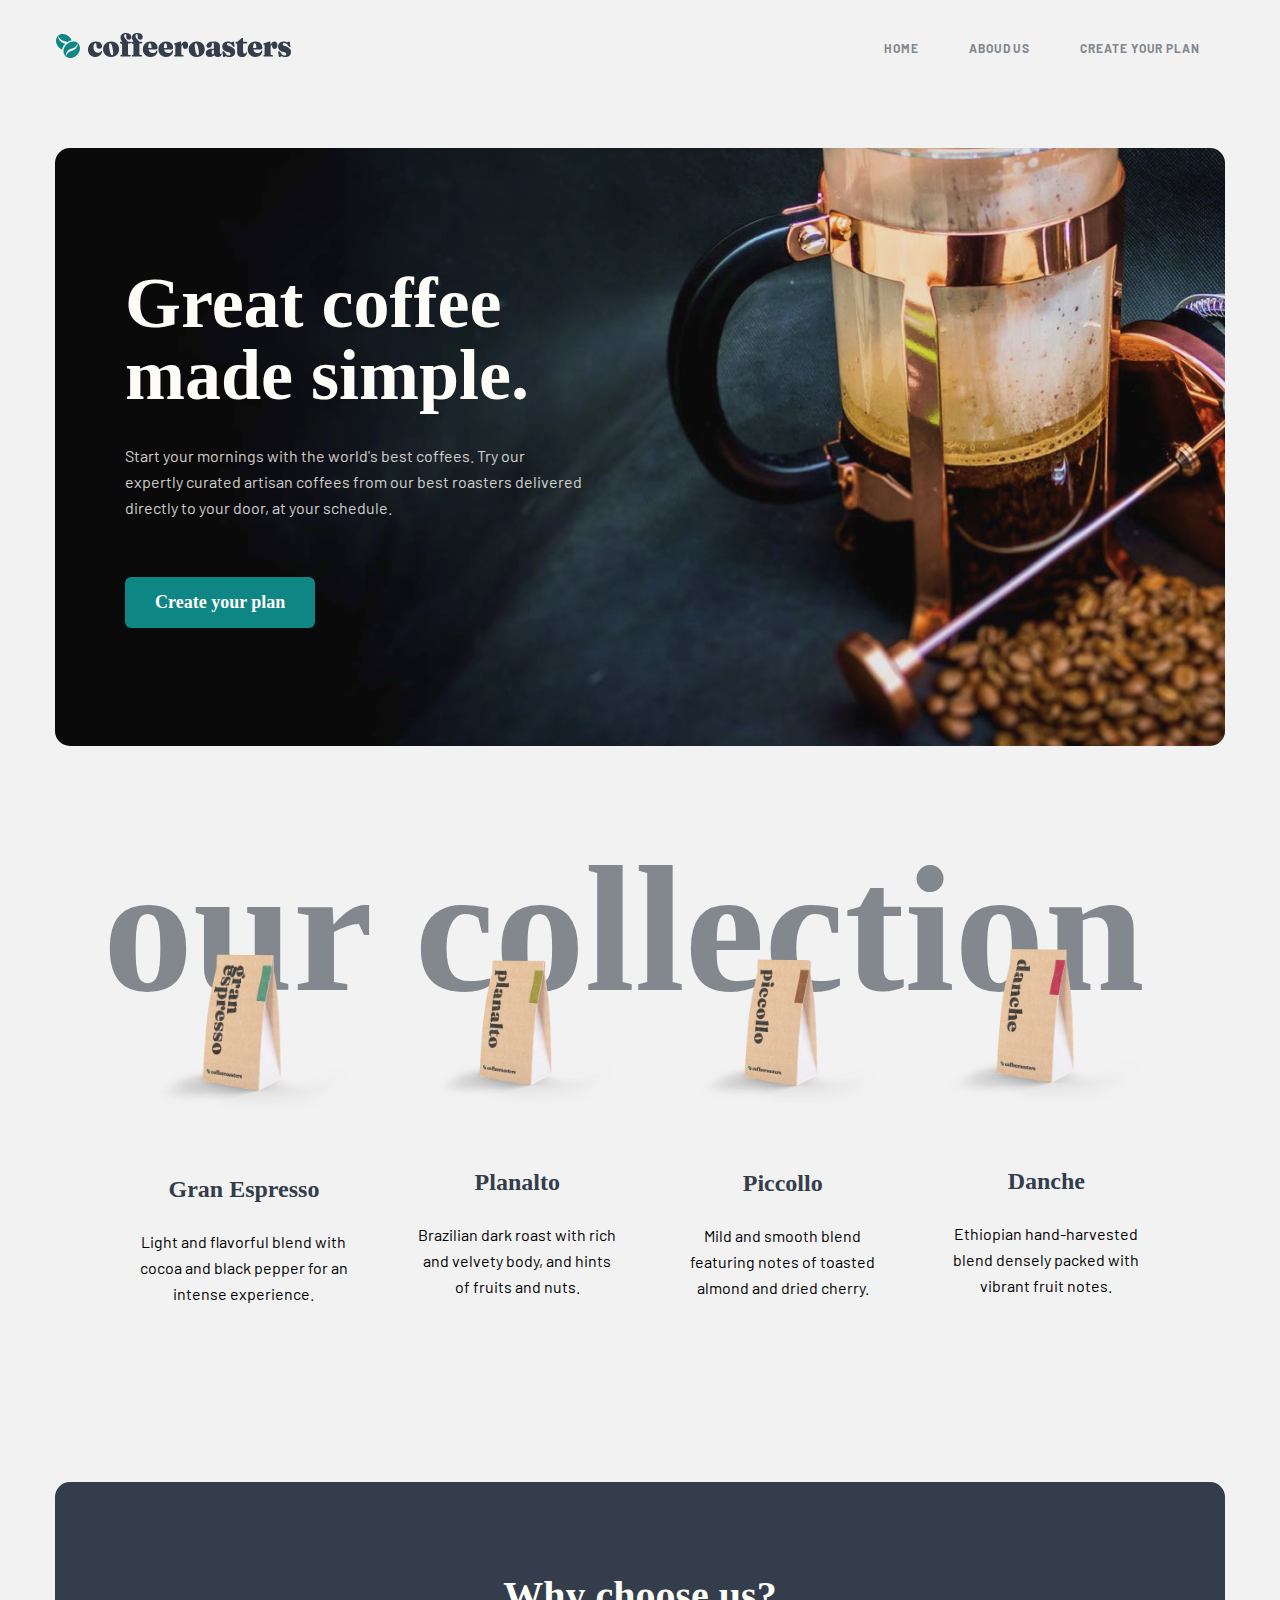
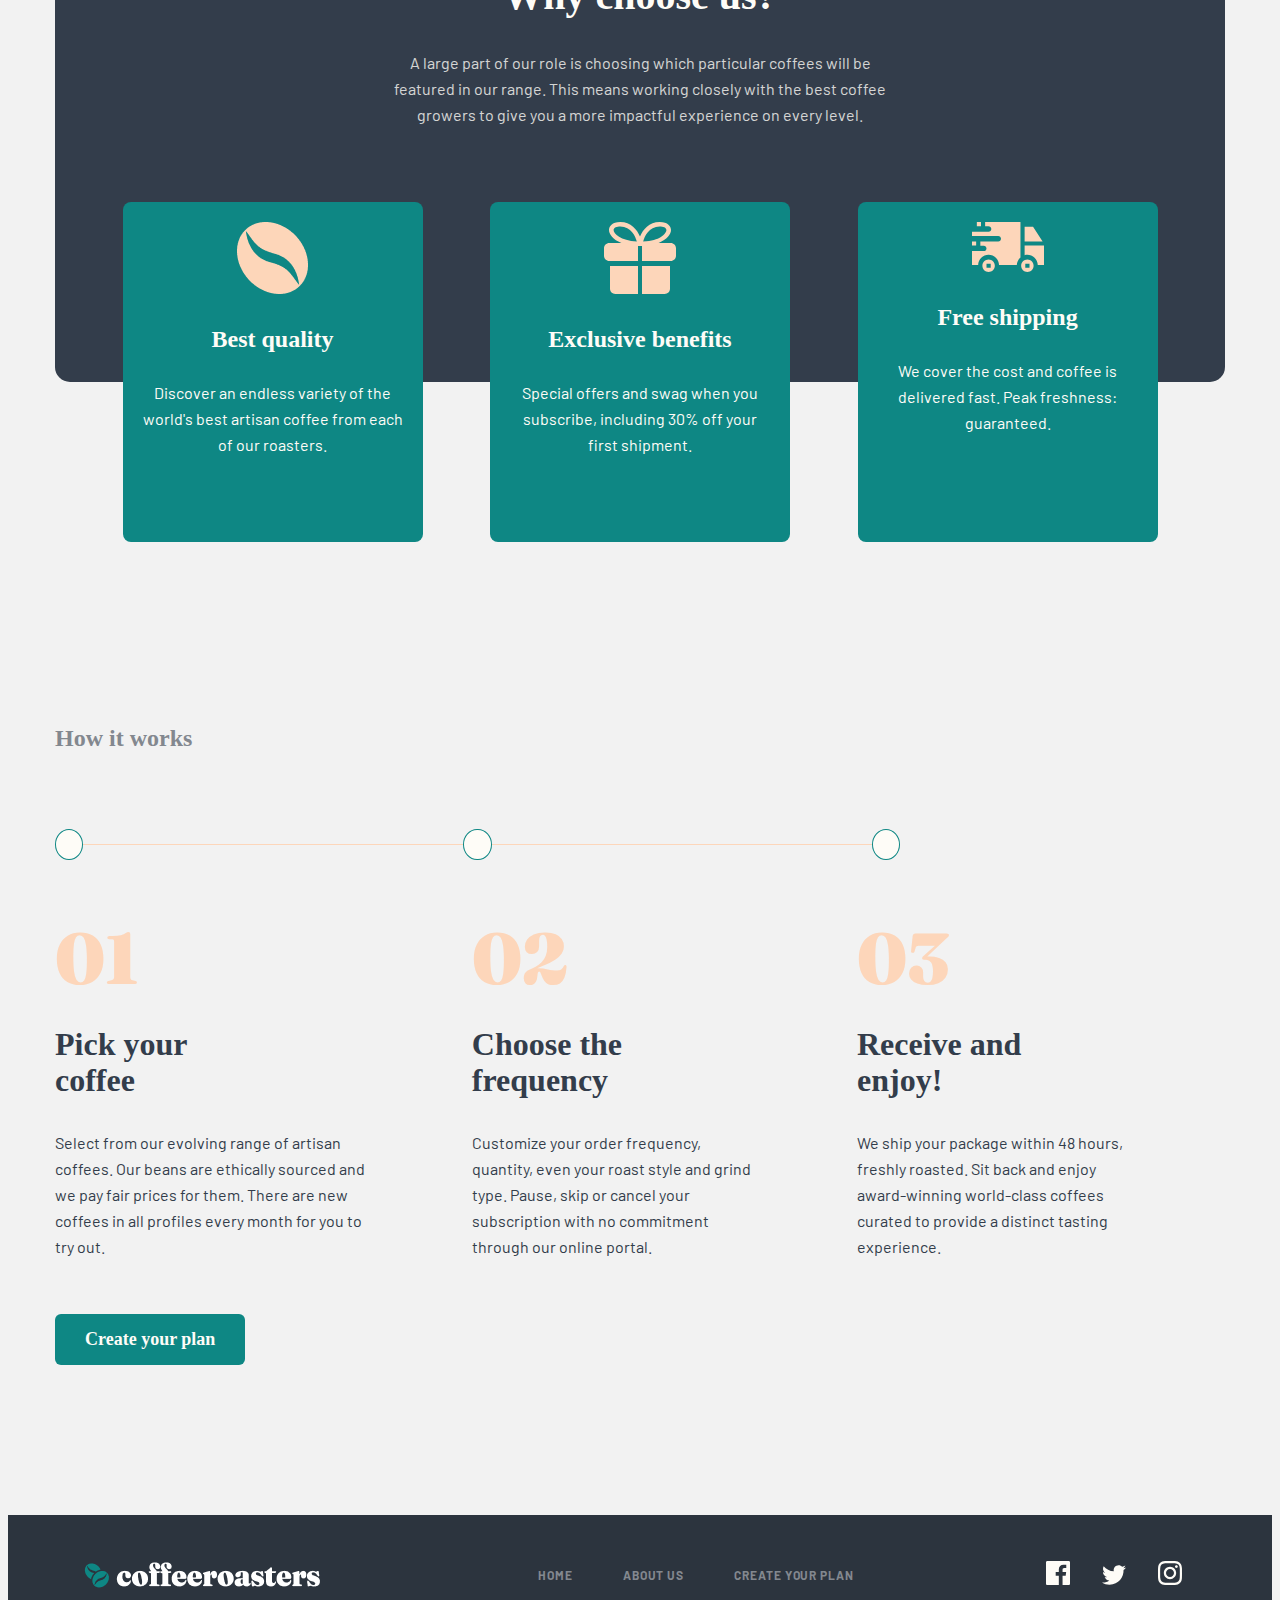
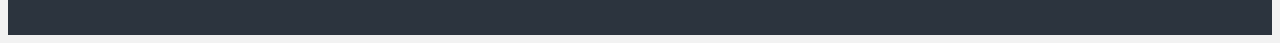
<file: index.html>
<!DOCTYPE html>
<html lang="en">
  <head>
    <meta charset="UTF-8" />
    <meta http-equiv="X-UA-Compatible" content="IE=edge" />
    <meta name="viewport" content="width=device-width, initial-scale=1.0" />
    <link rel="preconnect" href="https://fonts.googleapis.com">
    <link rel="preconnect" href="https://fonts.gstatic.com" crossorigin>
    <link href="https://fonts.googleapis.com/css2?family=Barlow:wght@400;700&family=Fraunces:opsz,wght@9..144,900&display=swap" rel="stylesheet">
    <link rel="stylesheet" href="./css/main.css" />
    <title>Coffee</title>
  </head>
  <body>
    <header class="entry-header">
      <div class="container">
        <div class="navigation">
          <div class="logo">
            <h1>
              <a href="/">
                <img src="./img/header-top-logo.svg" alt="header-logo" />
              </a>
            </h1>
          </div>
          <nav class="nav">
            <ul class="nav-inner">
              <li class="nav-item"><a href="/">HOME</a></li>
              <li class="nav-item"><a href="/">ABOUD US</a></li>
              <li class="nav-item"><a href="./create.html">Create your plan</a></li>
            </ul>
          </nav>
        </div>
      </div>
    </header>
    <main>
      <section class="hidden">
        <div class="container">
          <div class="hidden-inner">
            <div class="hidden-item">
              <h2>Great coffee made simple.</h2>
              <p>
                Start your mornings with the world's best coffees. Try our
                expertly curated artisan coffees from our best roasters
                delivered directly to your door, at your schedule.
              </p>
              <a href="/" class="btn btn--primary">Create your plan</a>
            </div>
          </div>
        </div>
      </section>
      <section class="collection">
        <div class="container">
          <div class="collection-inner">
            <h2 class="style-letters">our collection</h2>
            <div class="collection-item">
              <div class="box">
                <img src="./img/gran-expresso.png" alt="gran-expresso" />
                <div>
                  <h3>Gran Espresso</h3>
                <p>
                  Light and flavorful blend with cocoa and black pepper for an
                  intense experience.
                </p>
                </div>
              </div>
              <div class="box">
                <img src="./img/planalto.png" alt="planalto" />
                <div>
                  <h3>Planalto</h3>
                  <p>
                    Brazilian dark roast with rich and velvety body, and hints of
                    fruits and nuts.
                  </p>
                </div>
              </div>
              <div class="box">
                <img src="./img/piccollo.png" alt="piccollo" />
                <div>
                  <h3>Piccollo</h3>
                <p>
                  Mild and smooth blend featuring notes of toasted almond and
                  dried cherry.
                </p>
                </div>
              </div>
              <div class="box">
                <img src="./img/danche.png" alt="danche" />
                <div>
                  <h3>Danche</h3>
                <p>
                  Ethiopian hand-harvested blend densely packed with vibrant
                  fruit notes.
                </p>
                </div>
              </div>
            </div>
          </div>
        </div>
      </section>
      <section class="choose">
        <div class="container">
          <div class="choose-inner">
            <div class="box1">
              <h2>Why choose us?</h2>
              <p>
                A large part of our role is choosing which particular coffees
                will be featured in our range. This means working closely with
                the best coffee growers to give you a more impactful experience
                on every level.
              </p>
            </div>
            <div class="choose-item">
              <div class="box2">
                <img src="./img/kakao.png" alt="kakao" />
                <div>
                  <h3>Best quality</h3>
                <p>
                  Discover an endless variety of the world's best artisan coffee
                  from each of our roasters.
                </p>
                </div>
              </div>
              <div class="box2">
                <img src="./img/padarka.svg" alt="padarka" />
                <div>
                  <h3>Exclusive benefits</h3>
                  <p>
                    Special offers and swag when you subscribe, including 30% off
                    your first shipment.
                  </p>
                </div>
              </div>
              <div class="box2">
                <img src="./img/bus.svg" alt="bus" />
                <div>
                  <h3>Free shipping</h3>
                <p>
                  We cover the cost and coffee is delivered fast. Peak
                  freshness: guaranteed.
                </p>
                </div>
              </div>
            </div>
          </div>
        </div>
      </section>
      <section class="works">
        <div class="container">
          <div class="works-inner">
            <h2>How it works</h2>
            <div class="circle-line">
              <span class="circle"></span>
              <span class="line"></span>
              <span class="circle"></span>
              <span class="line"></span>
              <span class="circle"></span>
            </div>
            <div class="works-item">
              <div class="box3">
                <span class="number">01</span>
                <h3>Pick your coffee</h3>
                <p>
                  Select from our evolving range of artisan coffees. Our beans
                  are ethically sourced and we pay fair prices for them. There
                  are new coffees in all profiles every month for you to try
                  out.
                </p>
              </div>
              <div class="box3">
                <span class="number">02</span>
                <h3>Choose the frequency</h3>
                <p>
                  Customize your order frequency, quantity, even your roast
                  style and grind type. Pause, skip or cancel your subscription
                  with no commitment through our online portal.
                </p>
              </div>
              <div class="box3">
                <span class="number">03</span>
                <h3>Receive and enjoy!</h3>
                <p>
                  We ship your package within 48 hours, freshly roasted. Sit
                  back and enjoy award-winning world-class coffees curated to
                  provide a distinct tasting experience.
                </p>
              </div>
            </div>
            <a href="/" class="btn btn--primary">Create your plan</a>
          </div>
        </div>
      </section>
    </main>
    <footer class="footers">
      <div class="footer-item">
        <img src="./img/footer-logo.png" alt="footer-logo" />
        <div class="footers-inner">
          <nav>
            <ul class="nav-inner">
              <li class="nav-item nav__footer"><a href="/">HOME</a></li>
              <li class="nav-item nav__footer"><a href="/">ABOUT US</a></li>
              <li class="nav-item nav__footer">
                <a href="/">Create your plan</a>
              </li>
            </ul>
          </nav>
        </div>
        <div class="box4">
          <a href="/"><img src="./img/facebook.svg" alt="facebook" /></a>
          <a href="/"><img src="./img/twiter.svg" alt="twiter" /></a>
          <a href="/"><img src="./img/instagram.svg" alt="instagram" /></a>
        </div>
      </div>
    </footer>
  </body>
</html>
</file>
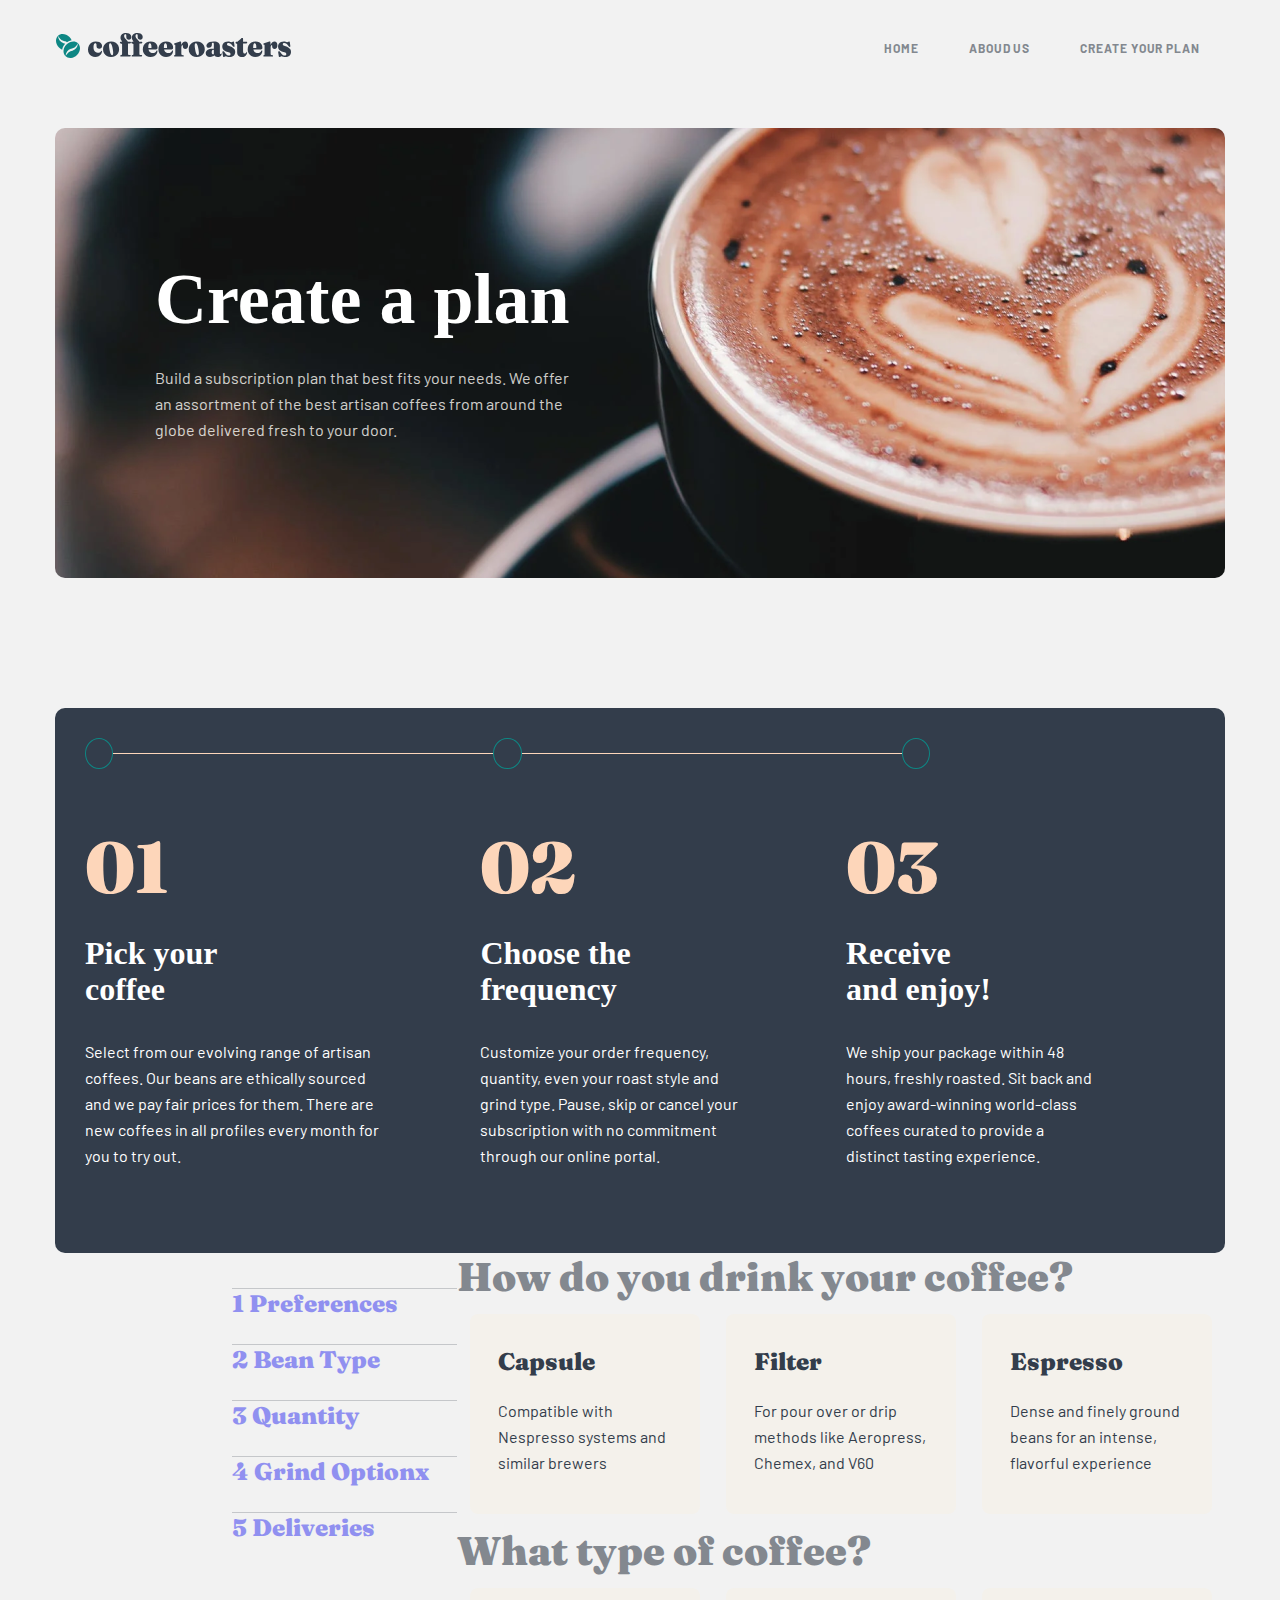
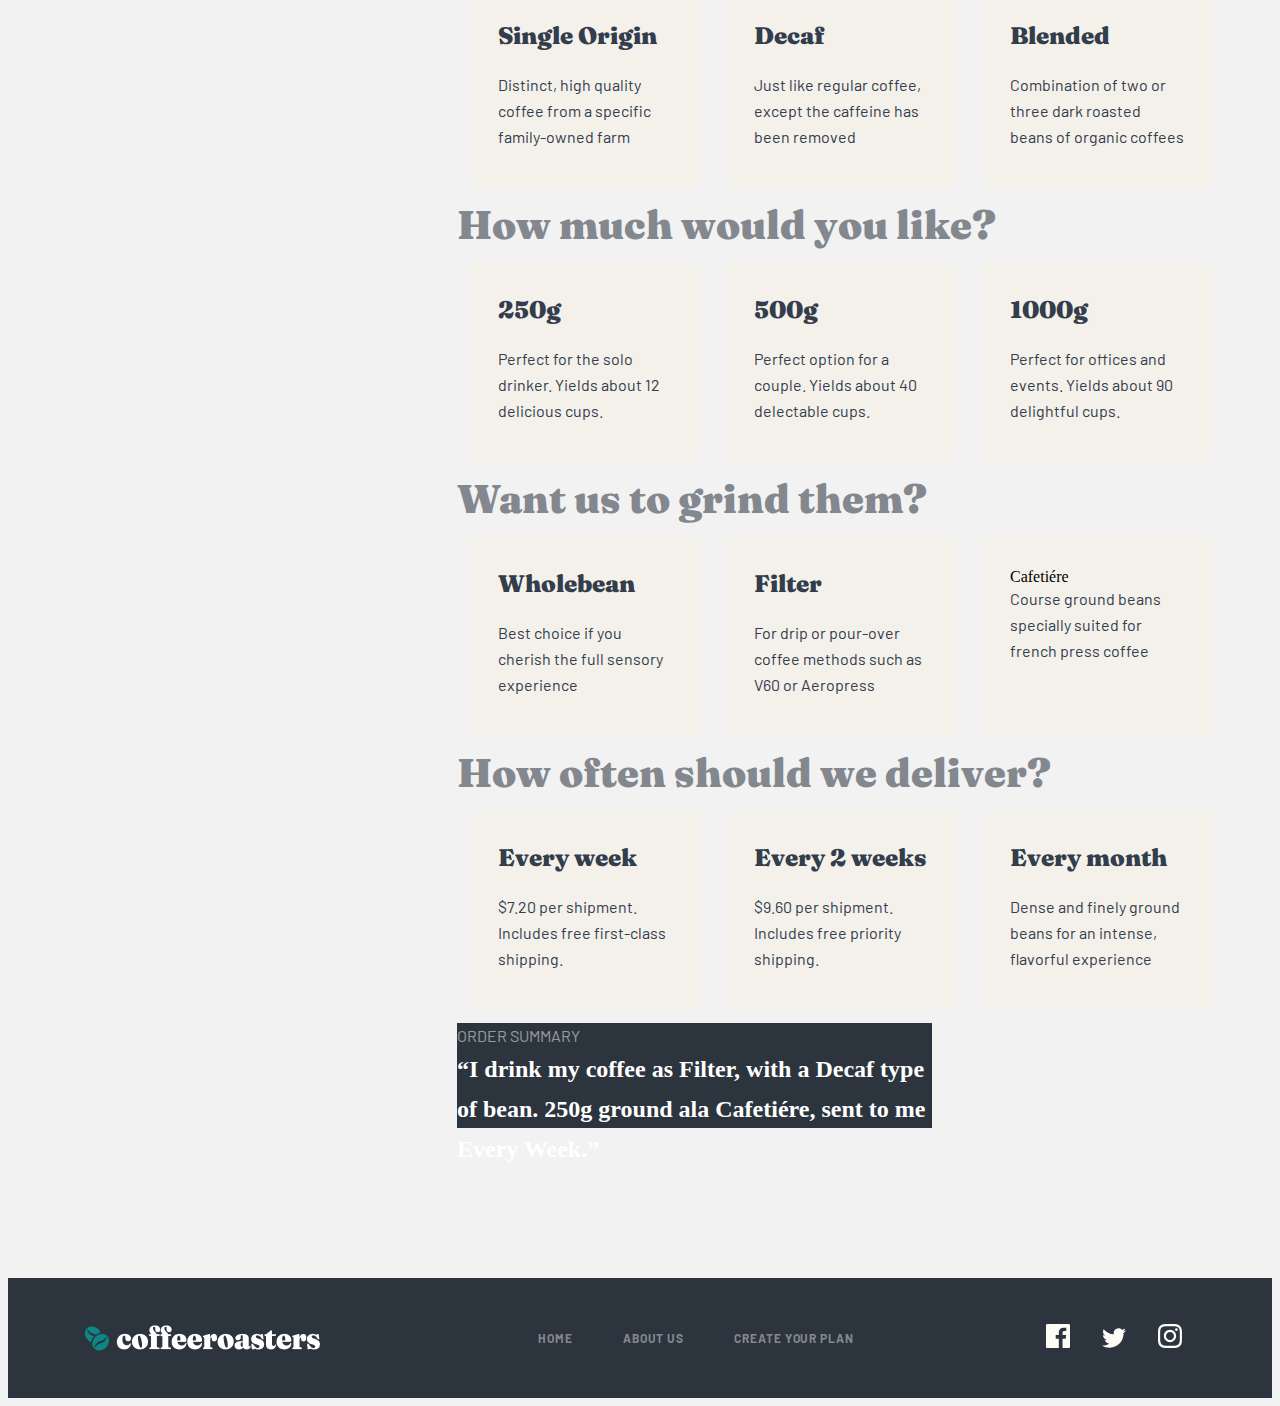
<file: create.html>
<!DOCTYPE html>
<html lang="en">
<head>
    <meta charset="UTF-8">
    <meta http-equiv="X-UA-Compatible" content="IE=edge">
    <meta name="viewport" content="width=device-width, initial-scale=1.0">
    <link rel="preconnect" href="https://fonts.googleapis.com">
    <link rel="preconnect" href="https://fonts.gstatic.com" crossorigin>
    <link href="https://fonts.googleapis.com/css2?family=Barlow:wght@400;700&family=Fraunces:opsz,wght@9..144,900&display=swap" rel="stylesheet">
    <link rel="stylesheet" href="./css/main.css">
    <title>Document</title>
</head>
<body>
    <header class="entry-header">
        <div class="container">
          <div class="navigation">
            <div class="logo">
              <h1>
                <a href="/">
                  <img src="./img/header-top-logo.svg" alt="header-logo" />
                </a>
              </h1>
            </div>
            <nav class="nav">
              <ul class="nav-inner">
                <li class="nav-item"><a href="/">HOME</a></li>
                <li class="nav-item"><a href="/">ABOUD US</a></li>
                <li class="nav-item"><a href="/">Create your plan</a></li>
              </ul>
            </nav>
          </div>
        </div>
      </header>
      <main>
        <section class="create">
            <div class="container">
              <div class="create-inner">
                <div class="create-item">
                  <h2>Create a plan</h2>
                  <p>
                    Build a subscription plan that best fits your needs. We offer an assortment of the best artisan coffees from around the globe delivered fresh to your door.
                  </p>
                </div>
              </div>
            </div>
          </section>
          <section class="works works__pick--enjoy">
            <div class="container">
              <div class="works-inner works__pick--color">
                <div class="circle-line">
                  <span class="circle circle--background"></span>
                  <span class="line"></span>
                  <span class="circle circle--background"></span>
                  <span class="line"></span>
                  <span class="circle circle--background"></span>
                </div>
                <div class="works-item ">
                  <div class="box3 works__niner">
                    <span class="number">01</span>
                    <h3>Pick your coffee</h3>
                    <p>
                      Select from our evolving range of artisan coffees. Our beans
                      are ethically sourced and we pay fair prices for them. There
                      are new coffees in all profiles every month for you to try
                      out.
                    </p>
                  </div>
                  <div class="box3 works__niner">
                    <span class="number">02</span>
                    <h3>Choose the frequency</h3>
                    <p>
                      Customize your order frequency, quantity, even your roast
                      style and grind type. Pause, skip or cancel your subscription
                      with no commitment through our online portal.
                    </p>
                  </div>
                  <div class="box3 works__niner">
                    <span class="number">03</span>
                    <h3>Receive and enjoy!</h3>
                    <p>
                      We ship your package within 48 hours, freshly roasted. Sit
                      back and enjoy award-winning world-class coffees curated to
                      provide a distinct tasting experience.
                    </p>
                  </div>
                </div>
              </div>
            </div>
          </section>
          <section class="preferences">
            <div class="container">
                <div class="preferences-inner">
                  <div class="preferences-item">
                        <div class="preconnect-menu">
                          <h3 class="border"><a href="/">1 Preferences</a></h3>
                          <h3 class="border"><a href="/">2 Bean Type</a></h3>
                          <h3 class="border"><a href="/">3 Quantity</a></h3>
                          <h3 class="border"><a href="/">4 Grind Optionx</a></h3>
                          <h3 class="color__addition"><a href="/">5 Deliveries</a></h3>
                        </div>
                              <div class="preconnect-form">
                                <div class="form-wrapper">
                                  <h2>How do you drink your coffee?</h2>
                                <form action="/" method="post">
                                  <div class="form__field--item">
                                    <div class="form__field">
                                      <input class="form-radio visually-hidden" type="radio" value="Capsule" name="coffe-type" id="input-capsule">
                                      <label class="form-label" for="input-capsule">
                                        <h3>Capsule</h3>
                                        <p>Compatible with Nespresso systems and similar brewers</p>
                                      </label>
                                    </div>
                                    <div class="form__field">
                                      <input class="form-radio visually-hidden" type="radio" value="filter" name="coffe-type" id="input-filter">
                                      <label class="form-label" for="input-filter">
                                        <h3>Filter</h3>
                                        <p>For pour over or drip methods like Aeropress, Chemex, and V60</p>
                                      </label>
                                    </div>
                                    <div class="form__field">
                                      <input class="form-radio visually-hidden" type="radio" value="espresso" name="coffe-type" id="input-espresso">
                                      <label class="form-label" for="input-espresso">
                                        <h3>Espresso</h3>
                                        <p>Dense and finely ground beans for an intense, flavorful experience</p>
                                      </label>
                                    </div>
                                  </div>
                                </form>
                              </div>
                              <div class="form-wrapper">
                                <h2>What type of coffee?</h2>
                              <form action="/" method="post">
                                <div class="form__field--item">
                                  <div class="form__field">
                                    <input class="form-radio visually-hidden" type="radio" value="Single-Origin" name="coffe-type" id="input-single">
                                    <label class="form-label" for="input-single">
                                      <h3>Single Origin</h3>
                                      <p>Distinct, high quality coffee from a specific family-owned farm</p>
                                    </label>
                                  </div>
                                  <div class="form__field">
                                    <input class="form-radio visually-hidden" type="radio" value="decaf" name="coffe-type" id="input-decaf">
                                    <label class="form-label" for="input-decaf">
                                      <h3>Decaf</h3>
                                      <p>Just like regular coffee, except the caffeine has been removed</p>
                                    </label>
                                  </div>
                                  <div class="form__field">
                                    <input class="form-radio visually-hidden" type="radio" value="blended" name="coffe-type" id="input-blended">
                                    <label class="form-label" for="input-blended">
                                      <h3>Blended</h3>
                                      <p>Combination of two or three dark roasted beans of organic coffees</p>
                                    </label>
                                  </div>
                                </div>
                              </form>
                            </div>
                            <div class="form-wrapper">
                              <h2>How much would you like?</h2>
                            <form action="/" method="post">
                              <div class="form__field--item">
                                <div class="form__field">
                                  <input class="form-radio visually-hidden" type="radio" value="would" name="coffe-type" id="input-would">
                                  <label class="form-label" for="input-would">
                                    <h3>250g</h3>
                                    <p>Perfect for the solo drinker. Yields about 12 delicious cups.</p>
                                  </label>
                                </div>
                                <div class="form__field">
                                  <input class="form-radio visually-hidden" type="radio" value="much" name="coffe-type" id="input-much">
                                  <label class="form-label" for="input-much">
                                    <h3>500g</h3>
                                    <p>Perfect option for a couple. Yields about 40 delectable cups.</p>
                                  </label>
                                </div>
                                <div class="form__field">
                                  <input class="form-radio visually-hidden" type="radio" value="like" name="coffe-type" id="input-like">
                                  <label class="form-label" for="input-like">
                                    <h3>1000g</h3>
                                    <p>Perfect for offices and events. Yields about 90 delightful cups.</p>
                                  </label>
                                </div>
                              </div>
                            </form>
                          </div>
                          <div class="form-wrapper">
                            <h2>Want us to grind them?</h2>
                          <form action="/" method="post">
                            <div class="form__field--item">
                              <div class="form__field">
                                <input class="form-radio visually-hidden" type="radio" value="wholebean" name="coffe-type" id="input-wholebean">
                                <label class="form-label" for="input-wholebean">
                                  <h3>Wholebean</h3>
                                  <p>Best choice if you cherish the full sensory experience</p>
                                </label>
                              </div>
                              <div class="form__field">
                                <input class="form-radio visually-hidden" type="radio" value="filter" name="coffe-type" id="input-filter">
                                <label class="form-label" for="input-filter">
                                  <h3>Filter</h3>
                                  <p>For drip or pour-over coffee methods such as V60 or Aeropress</p>
                                </label>
                              </div>
                              <div class="form__field">
                                <input class="form-radio visually-hidden" type="radio" value=">Cafetiére" name="coffe-type" id="input-Cafetiére">
                                <label class="form-label" for="input-Cafetiére">
                                  <h3">Cafetiére</h3>
                                  <p>Course ground beans specially suited for french press coffee</p>
                                </label>
                              </div>
                            </div>
                          </form>
                        </div>
                        <div class="form-wrapper">
                          <h2>How often should we deliver?</h2>
                        <form action="/" method="post">
                          <div class="form__field--item">
                            <div class="form__field">
                              <input class="form-radio visually-hidden" type="radio" value="Every-week" name="coffe-type" id="input-Every-week">
                              <label class="form-label" for="input-Every-week">
                                <h3>Every week</h3>
                                <p>$7.20 per shipment. Includes free first-class shipping.</p>
                              </label>
                            </div>
                            <div class="form__field">
                              <input class="form-radio visually-hidden" type="radio" value="every-2-weeks" name="coffe-type" id="input-every-2-weeks">
                              <label class="form-label" for="input-every-2-weeks">
                                <h3>Every 2 weeks</h3>
                                <p>$9.60 per shipment. Includes free priority shipping.</p>
                              </label>
                            </div>
                            <div class="form__field">
                              <input class="form-radio visually-hidden" type="radio" value="every-month" name="coffe-type" id="input-every-month">
                              <label class="form-label" for="input-every-month">
                                <h3>Every month</h3>
                                <p>Dense and finely ground beans for an intense, flavorful experience</p>
                              </label>
                            </div>
                          </div>
                        </form>
                      </div>
                      <div class="order">
                        <h3>Order Summary</h3>
                        <p>“I drink my coffee as Filter, with a Decaf type of bean. 250g ground ala Cafetiére, sent to me Every Week.”</p>
                      </div>
                    </div>
                  </div>  
                </div>
            </div>
          </section>
      </main>
      <footer class="footers">
        <div class="footer-item">
          <img src="./img/footer-logo.png" alt="footer-logo" />
          <div class="footers-inner">
            <nav>
              <ul class="nav-inner">
                <li class="nav-item nav__footer"><a href="/">HOME</a></li>
                <li class="nav-item nav__footer"><a href="/">ABOUT US</a></li>
                <li class="nav-item nav__footer">
                  <a href="/">Create your plan</a>
                </li>
              </ul>
            </nav>
          </div>
          <div class="box4">
            <a href="/"><img src="./img/facebook.svg" alt="facebook" /></a>
            <a href="/"><img src="./img/twiter.svg" alt="twiter" /></a>
            <a href="/"><img src="./img/instagram.svg" alt="instagram" /></a>
          </div>
        </div>
      </footer>
</body>
</html>
</file>
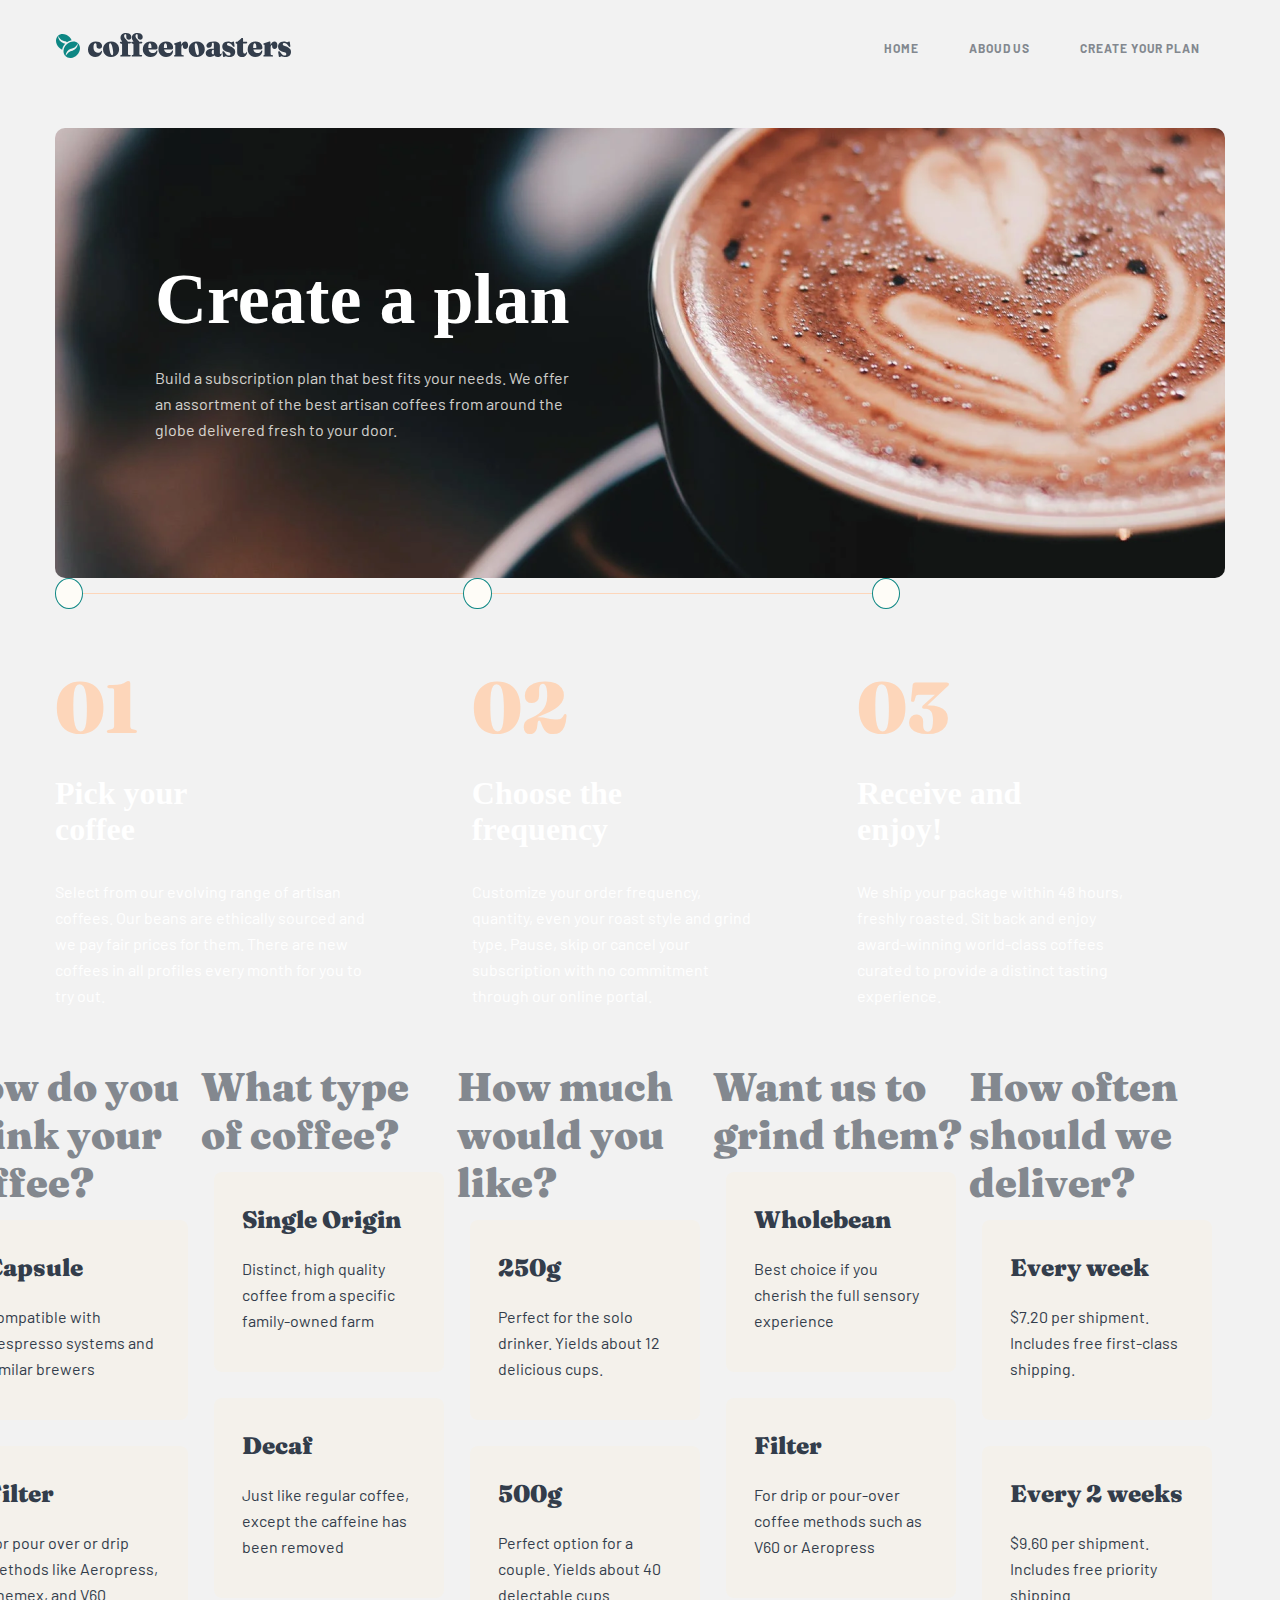
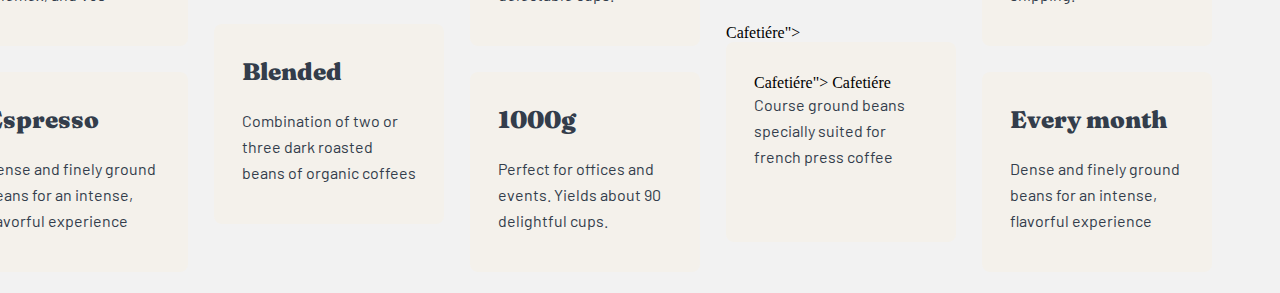
<file: index2.html>
<!DOCTYPE html>
<html lang="en">
<head>
    <meta charset="UTF-8">
    <meta http-equiv="X-UA-Compatible" content="IE=edge">
    <meta name="viewport" content="width=device-width, initial-scale=1.0">
    <link rel="preconnect" href="https://fonts.googleapis.com">
    <link rel="preconnect" href="https://fonts.gstatic.com" crossorigin>
    <link href="https://fonts.googleapis.com/css2?family=Barlow:wght@400;700&family=Fraunces:opsz,wght@9..144,900&display=swap" rel="stylesheet">
    <link rel="stylesheet" href="./css/main.css">
    <title>Document</title>
</head>
<body>
    <header class="entry-header">
        <div class="container">
          <div class="navigation">
            <div class="logo">
              <h1>
                <a href="/">
                  <img src="./img/header-top-logo.svg" alt="header-logo" />
                </a>
              </h1>
            </div>
            <nav class="nav">
              <ul class="nav-inner">
                <li class="nav-item"><a href="/">HOME</a></li>
                <li class="nav-item"><a href="/">ABOUD US</a></li>
                <li class="nav-item"><a href="/">Create your plan</a></li>
              </ul>
            </nav>
          </div>
        </div>
      </header>
      <main>
        <section class="create">
            <div class="container">
              <div class="create-inner">
                <div class="create-item">
                  <h2>Create a plan</h2>
                  <p>
                    Build a subscription plan that best fits your needs. We offer an assortment of the best artisan coffees from around the globe delivered fresh to your door.
                  </p>
                </div>
              </div>
            </div>
          </section>
          <section class="works">
            <div class="container">
              <div class="works-inner pick__color">
                <div class="circle-line">
                  <span class="circle circle-background"></span>
                  <span class="line"></span>
                  <span class="circle circle-background"></span>
                  <span class="line"></span>
                  <span class="circle circle-background"></span>
                </div>
                <div class="works-item ">
                  <div class="box3 works__niner">
                    <span class="number">01</span>
                    <h3>Pick your coffee</h3>
                    <p>
                      Select from our evolving range of artisan coffees. Our beans
                      are ethically sourced and we pay fair prices for them. There
                      are new coffees in all profiles every month for you to try
                      out.
                    </p>
                  </div>
                  <div class="box3 works__niner">
                    <span class="number">02</span>
                    <h3>Choose the frequency</h3>
                    <p>
                      Customize your order frequency, quantity, even your roast
                      style and grind type. Pause, skip or cancel your subscription
                      with no commitment through our online portal.
                    </p>
                  </div>
                  <div class="box3 works__niner">
                    <span class="number">03</span>
                    <h3>Receive and enjoy!</h3>
                    <p>
                      We ship your package within 48 hours, freshly roasted. Sit
                      back and enjoy award-winning world-class coffees curated to
                      provide a distinct tasting experience.
                    </p>
                  </div>
                </div>
              </div>
            </div>
          </section>
          <section class="preferences">
            <div class="container">
                <div class="preferences-inner">
                    <div class="preferences-item">
                        <div class="preconnect-menu">
                            <span class="border">01</span><h3 class="border">Preferences</h3>
                            <span class="border">02</span><h3 class="border">Bean Type</h3>
                            <span class="border">03</span><h3 class="border">Quantity</h3>
                            <span class="border">04</span><h3 class="border">Grind Optionx</h3>
                            <span class="color__additions">05</span><h3 class="color__addition">Deliveries</h3>
                        </div>
                              <div class="form-wrapper">
                                  <h2>How do you drink your coffee?</h2>
                                <form action="/" method="post">
                                  <div class="form__field">
                                    <input class="form-radio visually-hidden" type="radio" value="Capsule" name="coffe-type" id="input-capsule">
                                    <label class="form-label" for="input-espresso">
                                      <h3>Capsule</h3>
                                      <p>Compatible with Nespresso systems and similar brewers</p>
                                    </label>
                                  </div>
                                  <div class="form__field">
                                    <input class="form-radio visually-hidden" type="radio" value="filter" name="coffe-type" id="input-filter">
                                    <label class="form-label" for="input-filter">
                                      <h3>Filter</h3>
                                      <p>For pour over or drip methods like Aeropress, Chemex, and V60</p>
                                    </label>
                                  </div>
                                  <div class="form__field">
                                    <input class="form-radio visually-hidden" type="radio" value="espresso" name="coffe-type" id="input-espresso">
                                    <label class="form-label" for="input-espresso">
                                      <h3>Espresso</h3>
                                      <p>Dense and finely ground beans for an intense, flavorful experience</p>
                                    </label>
                                  </div>
                                </form>
                              </div>
                              <div class="form-wrapper">
                                <h2>What type of coffee?</h2>
                              <form action="/" method="post">
                                <div class="form__field">
                                  <input class="form-radio visually-hidden" type="radio" value="Single-Origin" name="coffe-type" id="input-single ">
                                  <label class="form-label" for="input-single">
                                    <h3>Single Origin</h3>
                                    <p>Distinct, high quality coffee from a specific family-owned farm</p>
                                  </label>
                                </div>
                                <div class="form__field">
                                  <input class="form-radio visually-hidden" type="radio" value="decaf" name="coffe-type" id="input-decaf">
                                  <label class="form-label" for="input-decaf">
                                    <h3>Decaf</h3>
                                    <p>Just like regular coffee, except the caffeine has been removed</p>
                                  </label>
                                </div>
                                <div class="form__field">
                                  <input class="form-radio visually-hidden" type="radio" value="blended" name="coffe-type" id="input-blended">
                                  <label class="form-label" for="input-blended">
                                    <h3>Blended</h3>
                                    <p>Combination of two or three dark roasted beans of organic coffees</p>
                                  </label>
                                </div>
                              </form>
                            </div>
                            <div class="form-wrapper">
                              <h2>How much would you like?</h2>
                            <form action="/" method="post">
                              <div class="form__field">
                                <input class="form-radio visually-hidden" type="radio" value="would" name="coffe-type" id="input-would">
                                <label class="form-label" for="input-espresso">
                                  <h3>250g</h3>
                                  <p>Perfect for the solo drinker. Yields about 12 delicious cups.</p>
                                </label>
                              </div>
                              <div class="form__field">
                                <input class="form-radio visually-hidden" type="radio" value="much" name="coffe-type" id="input-much">
                                <label class="form-label" for="input-much">
                                  <h3>500g</h3>
                                  <p>Perfect option for a couple. Yields about 40 delectable cups.</p>
                                </label>
                              </div>
                              <div class="form__field">
                                <input class="form-radio visually-hidden" type="radio" value="like" name="coffe-type" id="input-like">
                                <label class="form-label" for="input-like">
                                  <h3>1000g</h3>
                                  <p>Perfect for offices and events. Yields about 90 delightful cups.</p>
                                </label>
                              </div>
                            </form>
                          </div>
                          <div class="form-wrapper">
                            <h2>Want us to grind them?</h2>
                          <form action="/" method="post">
                            <div class="form__field">
                              <input class="form-radio visually-hidden" type="radio" value="wholebean" name="coffe-type" id="input-wholebean">
                              <label class="form-label" for="input-wholebean">
                                <h3>Wholebean</h3>
                                <p>Best choice if you cherish the full sensory experience</p>
                              </label>
                            </div>
                            <div class="form__field">
                              <input class="form-radio visually-hidden" type="radio" value="filter" name="coffe-type" id="input-filter">
                              <label class="form-label" for="input-filter">
                                <h3>Filter</h3>
                                <p>For drip or pour-over coffee methods such as V60 or Aeropress</p>
                              </label>
                            </div>
                            <div class="form__field">
                              <input class="form-radio visually-hidden" type="radio" value=">Cafetiére" name="coffe-type" id="input">Cafetiére">
                              <label class="form-label" for="input">Cafetiére">
                                <h3">Cafetiére</h3>
                                <p>Course ground beans specially suited for french press coffee</p>
                              </label>
                            </div>
                          </form>
                        </div>
                        <div class="form-wrapper">
                          <h2>How often should we deliver?</h2>
                        <form action="/" method="post">
                          <div class="form__field">
                            <input class="form-radio visually-hidden" type="radio" value="Every-week" name="coffe-type" id="input-Every-week">
                            <label class="form-label" for="input-Every-week">
                              <h3>Every week</h3>
                              <p>$7.20 per shipment. Includes free first-class shipping.</p>
                            </label>
                          </div>
                          <div class="form__field">
                            <input class="form-radio visually-hidden" type="radio" value="every-2-weeks" name="coffe-type" id="input-every-2-weeks">
                            <label class="form-label" for="input-every-2-weeks">
                              <h3>Every 2 weeks</h3>
                              <p>$9.60 per shipment. Includes free priority shipping.</p>
                            </label>
                          </div>
                          <div class="form__field">
                            <input class="form-radio visually-hidden" type="radio" value="every-month" name="coffe-type" id="input-every-month">
                            <label class="form-label" for="input-every-month">
                              <h3>Every month</h3>
                              <p>Dense and finely ground beans for an intense, flavorful experience</p>
                            </label>
                          </div>
                        </form>
                      </div>
                   </div>  
                </div>
            </div>
          </section>
      </main>
</body>
</html>
</file>
<file: css/main.css>
* {
  box-sizing: border-box;
}

body {
  background-color: #f2f2f2;
}

img {
  max-width: 100%;
}

a {
  text-decoration: none;
}

h2 {
  margin: 0%;
}

h3 {
  margin: 0%;
}

p {
  margin: 0%;
}

.visually-hidden {
  clip: rect(0 0 0 0);
  -webkit-clip-path: inset(50%);
  clip-path: inset(50%);
  height: 1px;
  overflow: hidden;
  position: absolute;
  white-space: nowrap;
  width: 1px;
}

.container {
  max-width: 1200px;
  margin: 0 auto;
  padding: 0 15px;
}

.navigation {
  display: flex;
  align-items: center;
  justify-content: space-between;
}

.nav-inner {
  display: flex;
  list-style: none;
}

.nav-item a {
  padding: 10px;
  font-family: "Barlow";
  font-style: normal;
  font-weight: 700;
  font-size: 12px;
  line-height: 15px;
  text-transform: uppercase;
  color: #83888f;
  letter-spacing: 0.923077px;
}

.nav-item a:hover {
  color: black;
}

.choose-inner {
  padding-top: 150px;
}

.box1 {
  background-color: #333d4b;
  width: 100%;
  height: 500px;
  border-radius: 15px;
  text-align: center;
  padding: 90px 335px;
}
@media (max-width: 998px) {
  .box1 {
    width: 100%;
    height: 600px;
    padding: 70px 210px;
  }
}

.box1 h2 {
  font-family: "Fraunces 9pt";
  font-style: normal;
  font-weight: 900;
  font-size: 40px;
  line-height: 48px;
  color: #fefcf7;
  padding-bottom: 30px;
}

.box1 p {
  font-family: "Barlow";
  font-style: normal;
  font-weight: 400;
  font-size: 16px;
  line-height: 26px;
  color: #fefcf7;
  opacity: 0.8;
}

.box2 {
  background: #0e8784;
  border-radius: 8px;
  width: 300px;
  height: 340px;
  padding: 20px;
  text-align: center;
}
@media (max-width: 998px) {
  .box2 {
    display: flex;
    width: 693px;
    height: 320px;
    padding: 30px;
  }
}

.choose-item {
  display: flex;
  justify-content: space-evenly;
  position: relative;
  top: -180px;
}
@media (max-width: 998px) {
  .choose-item {
    display: flex;
    flex-direction: column;
    position: relative;
    top: -12px;
    left: 140px;
    gap: 25px;
    width: 573px;
    height: 180px;
    text-align: start;
  }
}

.box2 h3 {
  font-family: "Fraunces 9pt";
  font-style: normal;
  font-weight: 900;
  font-size: 24px;
  line-height: 32px;
  padding: 25px 0;
  color: #FEFCF7;
}

.box2 p {
  font-family: "Barlow";
  font-style: normal;
  font-weight: 400;
  font-size: 16px;
  line-height: 26px;
  color: #FEFCF7;
}

.collection {
  padding: 80px;
}

.style-letters {
  font-size: 180px;
  position: absolute;
  z-index: -1;
  text-align: center;
  color: #83888f;
}
@media (max-width: 998px) {
  .style-letters {
    font-size: 140px;
    position: absolute;
    z-index: -1;
    text-align: center;
  }
}

.collection-item {
  display: flex;
  align-items: center;
  justify-content: space-between;
  text-align: center;
}
@media (max-width: 998px) {
  .collection-item {
    display: flex;
    flex-direction: column;
  }
}

.box {
  position: relative;
  bottom: -85px;
  padding: 30px;
}
@media (max-width: 998px) {
  .box {
    display: flex;
    text-align: start;
    padding: 15px;
    max-width: 590px;
  }
}

.box h3 {
  font-family: "Fraunces 9pt";
  font-style: normal;
  font-weight: 900;
  font-size: 24px;
  line-height: 32px;
  color: #333d4b;
  margin-bottom: 24px;
}

.box p {
  font-family: "Barlow";
  font-style: normal;
  font-weight: 400;
  font-size: 16px;
  line-height: 26px;
}

.box img {
  padding-bottom: 60px;
}

.footers {
  margin: 0;
  background-color: #2c343e;
  height: 120px;
  margin-top: 150px;
}

.footer-item {
  display: flex;
  justify-content: space-around;
  align-items: center;
  padding: 20px 0;
}

.nav-item {
  margin: 15px;
}

.nav__footer a:hover {
  color: white;
}

.box4 a {
  padding: 14px;
}

.hidden-inner {
  margin-top: 60px;
  background-image: url(../img/section-top.png);
  background-repeat: no-repeat;
  -o-object-fit: cover;
  object-fit: cover;
  width: 100%;
  height: 598px;
  border-radius: 15px;
}
@media (max-width: 998px) {
  .hidden-inner {
    width: 100%;
    height: 598px;
  }
}

.hidden-inner {
  display: flex;
  align-items: center;
}

.hidden-item {
  max-width: 600px;
  padding: 70px;
}
@media (max-width: 998px) {
  .hidden-item {
    max-width: 510px;
  }
}

.hidden-item h2 {
  font-family: "Fraunces 9pt";
  font-style: normal;
  font-weight: 900;
  font-size: 72px;
  line-height: 72px;
  color: #fefcf7;
  margin-bottom: 32px;
}
@media (max-width: 998px) {
  .hidden-item h2 {
    font-family: "Fraunces 9pt";
    font-style: normal;
    font-weight: 900;
    font-size: 48px;
    line-height: 48px;
  }
}

.hidden-item p {
  font-family: "Barlow";
  font-style: normal;
  font-weight: 400;
  font-size: 16px;
  line-height: 26px;
  color: #fefcf7;
  opacity: 0.8;
  margin-bottom: 56px;
}
@media (max-width: 998px) {
  .hidden-item p {
    font-family: "Barlow";
    font-style: normal;
    font-weight: 400;
    font-size: 15px;
    line-height: 25px;
  }
}

.btn {
  display: inline-block;
  padding: 15px 30px;
  background-color: transparent;
  border-radius: 6px;
  cursor: pointer;
  border: none;
  font-family: "Fraunces 9pt";
  font-style: normal;
  font-weight: 900;
  font-size: 18px;
  color: black;
}

.btn--primary {
  background-color: #0e8784;
  color: #fefcf7;
}

.preconnect-menu {
  margin-top: 35px;
}
.preconnect-menu h3 {
  font-family: "Fraunces";
  font-style: normal;
  font-weight: 900;
  font-size: 24px;
  line-height: 32px;
  color: #333D4B;
  opacity: 0.4;
  margin-bottom: 55px;
  border-bottom: 1px solid #83888F;
  width: 225px;
  height: 1px;
}

.order {
  background-color: #2C343E;
  width: 475px;
  height: 105px;
}
.order h3 {
  font-family: "Barlow";
  font-style: normal;
  font-weight: 400;
  font-size: 16px;
  line-height: 26px;
  text-transform: uppercase;
  color: #FFFFFF;
  opacity: 0.5;
}
.order p {
  font-family: "Fraunces 9pt";
  font-style: normal;
  font-weight: 900;
  font-size: 24px;
  line-height: 40px;
  color: #FFFFFF;
}

.form-wrapper h2 {
  font-family: "Fraunces";
  font-style: normal;
  font-weight: 900;
  font-size: 40px;
  line-height: 48px;
  color: #83888F;
}

.form__field--item {
  display: flex;
}

.form__field {
  padding: 13px;
}

.preferences-item {
  display: flex;
  justify-content: end;
}

.form-label {
  background-color: #F4F1EB;
  border-radius: 8px;
  padding: 32px 28px;
  display: block;
  color: black;
  width: 230px;
  height: 200px;
}
input[type=radio]:checked + .form-label {
  background-color: #0E8784;
  color: white;
}
.form-label h3 {
  font-family: "Fraunces";
  font-style: normal;
  font-weight: 900;
  font-size: 24px;
  line-height: 32px;
  color: #333D4B;
  margin-bottom: 20px;
}
.form-label p {
  font-family: "Barlow";
  font-style: normal;
  font-weight: 400;
  font-size: 16px;
  line-height: 26px;
  color: #333D4B;
}

.works-inner h2 {
  font-family: "Fraunces 9pt";
  font-style: normal;
  font-weight: 900;
  font-size: 24px;
  line-height: 32px;
  color: #83888f;
  padding-bottom: 75px;
}

.works-item {
  display: flex;
  justify-content: space-evenly;
}

.box3 {
  padding-top: 62px;
}

.box3 h3 {
  font-family: "Fraunces 9pt";
  font-style: normal;
  font-weight: 900;
  font-size: 32px;
  line-height: 36px;
  color: #333D4B;
  margin: 32px 0;
  padding-right: 200px;
}

.box3 p {
  font-family: "Barlow";
  font-style: normal;
  font-weight: 400;
  font-size: 16px;
  line-height: 26px;
  color: #333D4B;
  padding-right: 100px;
  margin-bottom: 54px;
}

.number {
  font-family: "Fraunces";
  font-style: normal;
  font-weight: 900;
  font-size: 72px;
  line-height: 72px;
  color: #fdd6ba;
}

.circle-line {
  display: flex;
  max-width: 845px;
  justify-content: center;
  align-items: center;
}

.line {
  height: 1px;
  width: 570px;
  background-color: #fdd6ba;
}

.circle {
  background: #333D4B;
  border: 1px solid #0e8784;
  width: 41px;
  height: 31px;
  border-radius: 50%;
  background-color: #fefcf7;
}

.works__pick--color {
  margin-top: 130px;
  background-color: #333D4B;
  border-radius: 10px;
  padding: 30px;
}

.circle--background {
  background-color: #333D4B;
}

.works__niner h3 {
  color: white;
}
.works__niner p {
  color: white;
}

.create-inner {
  background-image: url(./../img/create-a-plane.png);
  width: 100%;
  height: 450px;
  display: flex;
  align-items: center;
  padding: 100px;
  margin-top: 40px;
  border-radius: 10px;
}

.create-item h2 {
  font-family: "Fraunces 9pt";
  font-style: normal;
  font-weight: 900;
  font-size: 72px;
  line-height: 72px;
  color: white;
  margin-bottom: 30px;
}
.create-item p {
  font-family: "Barlow";
  font-style: normal;
  font-weight: 400;
  font-size: 16px;
  color: #FEFCF7;
  line-height: 26px;
  opacity: 0.8;
}

.create-item {
  max-width: 430px;
}/*# sourceMappingURL=main.css.map */
</file>
